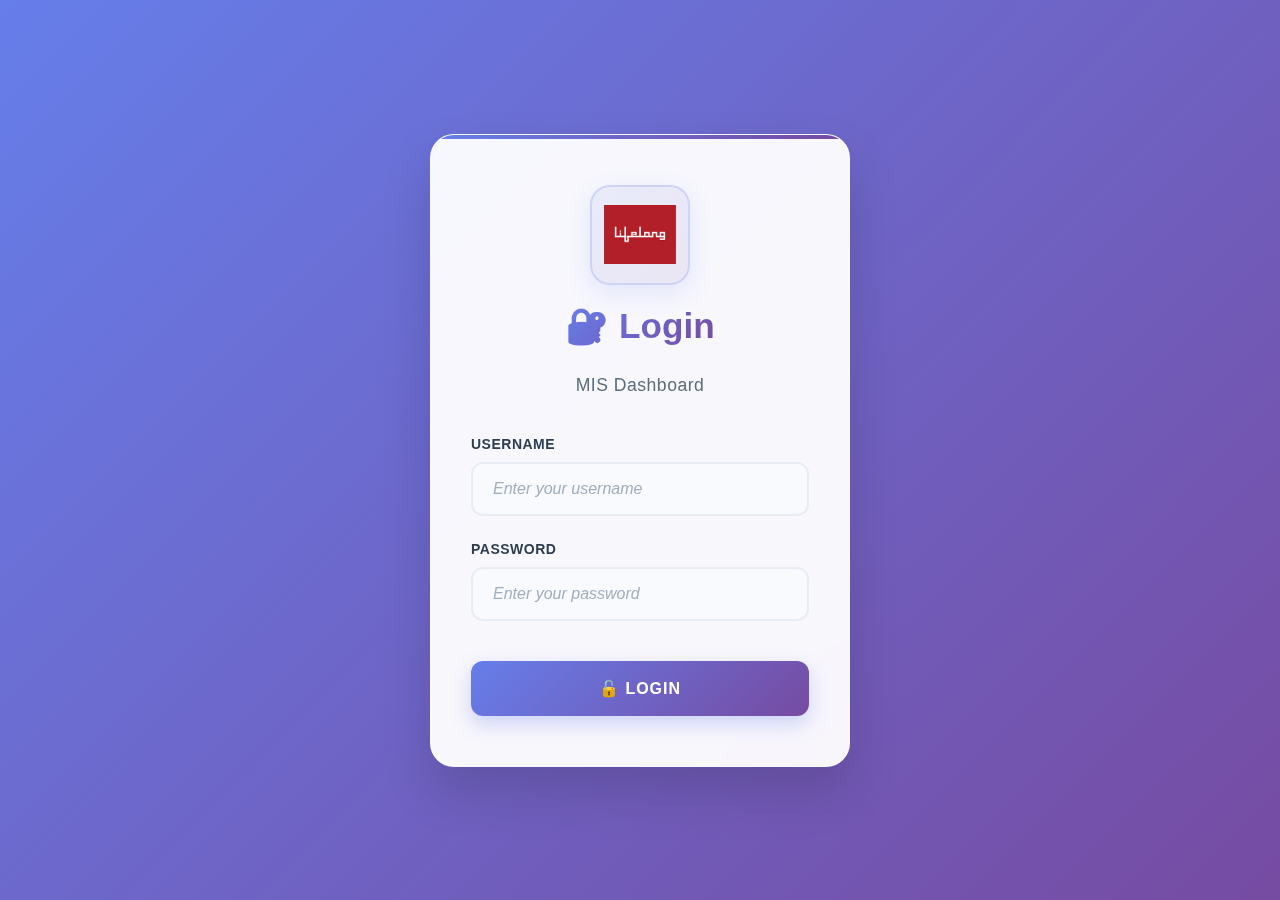
<file: login.html>
<!DOCTYPE html>
<html lang="en">
<head>
    <meta charset="UTF-8">
    <meta name="viewport" content="width=device-width, initial-scale=1.0">
    <title>Login - Excel MIS Generator</title>
    <link rel="stylesheet" href="styles.css">
    <style>
        body {
            background: linear-gradient(135deg, #667eea 0%, #764ba2 100%);
            min-height: 100vh;
            display: flex;
            align-items: center;
            justify-content: center;
            margin: 0;
            padding: 20px;
            font-family: 'Segoe UI', Tahoma, Geneva, Verdana, sans-serif;
        }

        .login-container {
            background: rgba(255, 255, 255, 0.95);
            backdrop-filter: blur(20px);
            border-radius: 24px;
            padding: 50px 40px;
            box-shadow: 0 25px 50px rgba(0, 0, 0, 0.15);
            width: 100%;
            max-width: 420px;
            text-align: center;
            border: 1px solid rgba(255, 255, 255, 0.2);
            position: relative;
            overflow: hidden;
        }

        .login-container::before {
            content: '';
            position: absolute;
            top: 0;
            left: 0;
            right: 0;
            height: 4px;
            background: linear-gradient(90deg, #667eea 0%, #764ba2 100%);
        }

        .login-header {
            margin-bottom: 40px;
            display: flex;
            flex-direction: column;
            align-items: center;
            gap: 20px;
        }

        .login-logo {
            height: 100px;
            width: 100px;
            object-fit: contain;
            border-radius: 20px;
            background: linear-gradient(135deg, rgba(102, 126, 234, 0.1) 0%, rgba(118, 75, 162, 0.1) 100%);
            padding: 12px;
            border: 2px solid rgba(102, 126, 234, 0.2);
            box-shadow: 0 8px 25px rgba(102, 126, 234, 0.15);
            transition: all 0.3s ease;
        }

        .login-logo:hover {
            transform: translateY(-5px) scale(1.05);
            box-shadow: 0 15px 35px rgba(102, 126, 234, 0.25);
        }

        .login-header h1 {
            color: #2c3e50;
            margin-bottom: 8px;
            font-size: 2.2rem;
            font-weight: 700;
            background: linear-gradient(135deg, #667eea 0%, #764ba2 100%);
            -webkit-background-clip: text;
            -webkit-text-fill-color: transparent;
            background-clip: text;
        }

        .login-header p {
            color: #5a6c7d;
            margin: 0;
            font-size: 1.1rem;
            font-weight: 500;
            letter-spacing: 0.5px;
        }

        .form-group {
            margin-bottom: 25px;
            text-align: left;
        }

        .form-group label {
            display: block;
            margin-bottom: 10px;
            font-weight: 600;
            color: #2c3e50;
            font-size: 14px;
            text-transform: uppercase;
            letter-spacing: 0.5px;
        }

        .form-group input {
            width: 100%;
            padding: 16px 20px;
            border: 2px solid #e8ecf4;
            border-radius: 12px;
            font-size: 16px;
            transition: all 0.3s ease;
            box-sizing: border-box;
            background: rgba(248, 250, 252, 0.8);
            color: #2c3e50;
        }

        .form-group input:focus {
            border-color: #667eea;
            outline: none;
            background: white;
            box-shadow: 0 0 0 4px rgba(102, 126, 234, 0.1);
            transform: translateY(-2px);
        }

        .form-group input::placeholder {
            color: #a0aec0;
            font-style: italic;
        }

        .login-btn {
            width: 100%;
            background: linear-gradient(135deg, #667eea 0%, #764ba2 100%);
            color: white;
            border: none;
            padding: 18px;
            border-radius: 12px;
            font-size: 16px;
            font-weight: 700;
            cursor: pointer;
            transition: all 0.3s ease;
            margin-top: 15px;
            text-transform: uppercase;
            letter-spacing: 1px;
            box-shadow: 0 8px 20px rgba(102, 126, 234, 0.3);
        }

        .login-btn:hover {
            transform: translateY(-3px);
            box-shadow: 0 12px 30px rgba(102, 126, 234, 0.4);
        }

        .login-btn:active {
            transform: translateY(-1px);
        }

        .error-message {
            background: linear-gradient(135deg, #ff6b6b 0%, #ee5a52 100%);
            color: white;
            padding: 15px 20px;
            border-radius: 12px;
            margin-bottom: 25px;
            display: none;
            border-left: 4px solid #ff4757;
            box-shadow: 0 8px 20px rgba(255, 107, 107, 0.3);
            font-weight: 500;
        }

        .demo-credentials {
            background: linear-gradient(135deg, rgba(102, 126, 234, 0.08) 0%, rgba(118, 75, 162, 0.08) 100%);
            padding: 20px;
            border-radius: 16px;
            margin-top: 30px;
            border: 1px solid rgba(102, 126, 234, 0.2);
            box-shadow: 0 4px 15px rgba(102, 126, 234, 0.1);
        }

        .demo-credentials h4 {
            margin: 0 0 15px 0;
            color: #2c3e50;
            font-size: 15px;
            font-weight: 700;
            text-transform: uppercase;
            letter-spacing: 0.5px;
        }

        .demo-credentials p {
            margin: 8px 0;
            font-size: 14px;
            color: #5a6c7d;
            font-weight: 500;
        }

        .demo-credentials p strong {
            color: #667eea;
            font-weight: 700;
        }

        .loading {
            display: none;
            margin-top: 15px;
        }

        .spinner {
            border: 3px solid rgba(102, 126, 234, 0.2);
            border-top: 3px solid #667eea;
            border-radius: 50%;
            width: 24px;
            height: 24px;
            animation: spin 1s linear infinite;
            margin: 0 auto;
        }

        @keyframes spin {
            0% { transform: rotate(0deg); }
            100% { transform: rotate(360deg); }
        }

        /* Responsive design */
        @media (max-width: 480px) {
            .login-container {
                padding: 40px 30px;
                margin: 10px;
            }

            .login-logo {
                height: 80px;
                width: 80px;
            }

            .login-header h1 {
                font-size: 1.8rem;
            }

            .form-group input {
                padding: 14px 16px;
            }

            .login-btn {
                padding: 16px;
                font-size: 15px;
            }
        }

        /* Add subtle animations */
        .login-container {
            animation: slideUp 0.6s ease-out;
        }

        @keyframes slideUp {
            from {
                opacity: 0;
                transform: translateY(30px);
            }
            to {
                opacity: 1;
                transform: translateY(0);
            }
        }
    </style>
</head>
<body>
    <div class="login-container">
        <div class="login-header">
          <img src="[data-uri]" 
              alt="Company Logo" 
                 class="login-logo">
            <h1>🔐 Login</h1>
          <p>MIS Dashboard</p>
        </div>

        <div id="errorMessage" class="error-message">
            <span id="errorText"></span>
        </div>

        <form id="loginForm">
            <div class="form-group">
                <label for="username">Username</label>
                <input type="text" id="username" name="username" placeholder="Enter your username" required autocomplete="username">
            </div>

            <div class="form-group">
                <label for="password">Password</label>
                <input type="password" id="password" name="password" placeholder="Enter your password" required autocomplete="current-password">
            </div>

            <button type="submit" class="login-btn" id="loginBtn">
                🔓 Login
            </button>

            <div class="loading" id="loading">
                <div class="spinner"></div>
            </div>
        </form>

    </div>

    <script src="auth.js"></script>
</body>
</html>
</file>
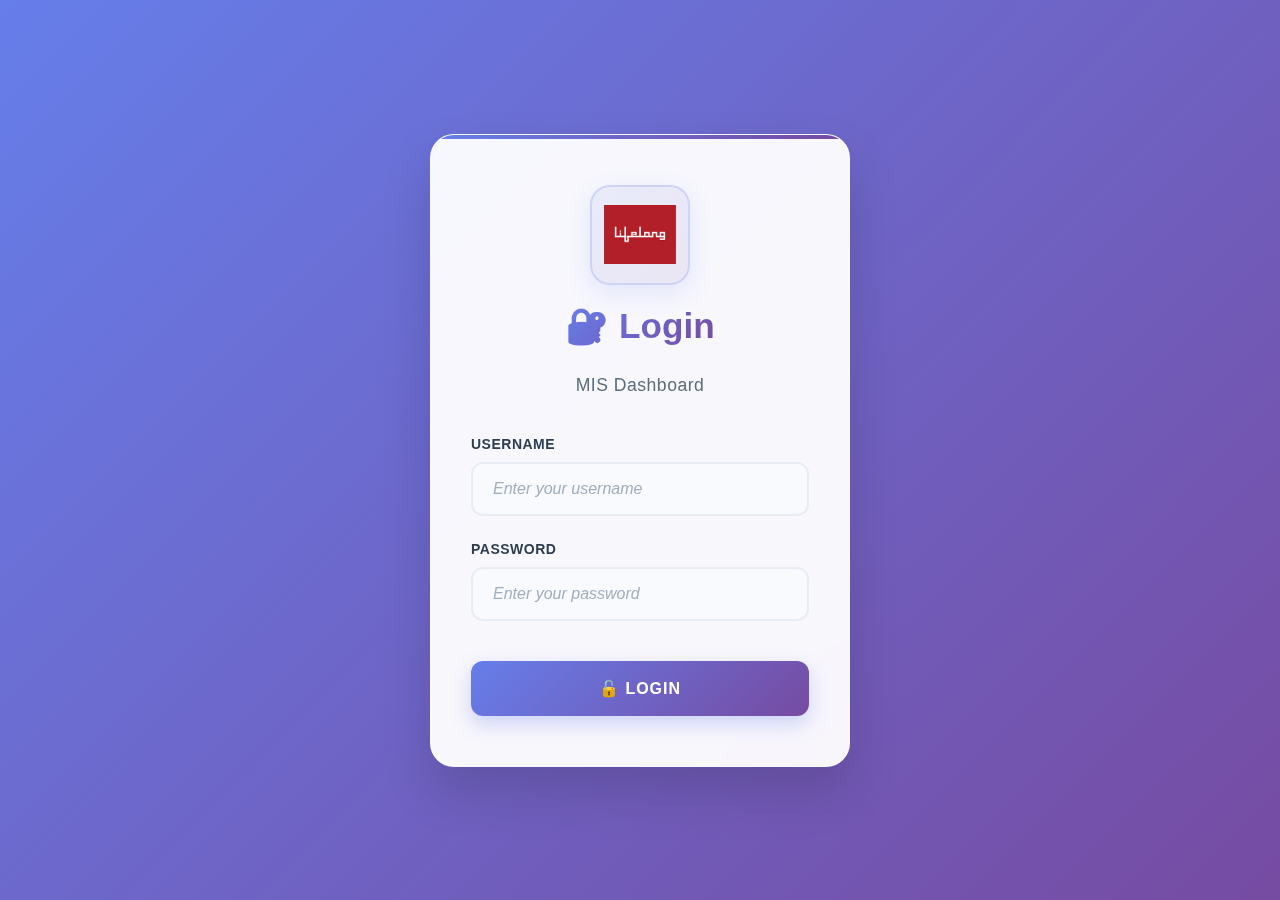
<file: redirect.html>
<!DOCTYPE html>
<html lang="en">
<head>
    <meta charset="UTF-8">
    <meta name="viewport" content="width=device-width, initial-scale=1.0">
    <title>Redirecting...</title>
    <script>
        // Check if user is authenticated
        const token = localStorage.getItem('authToken');
        const user = localStorage.getItem('currentUser');
        const loginTime = localStorage.getItem('loginTime');
        
        if (token && user && loginTime) {
            const timeSinceLogin = Date.now() - parseInt(loginTime);
            const sessionTimeout = 30 * 60 * 1000; // 30 minutes
            
            if (timeSinceLogin < sessionTimeout) {
                // User is authenticated, redirect to main app
                window.location.href = 'index.html';
            } else {
                // Session expired, redirect to login
                localStorage.clear();
                window.location.href = 'login.html';
            }
        } else {
            // Not authenticated, redirect to login
            window.location.href = 'login.html';
        }
    </script>
</head>
<body>
    <div style="text-align: center; margin-top: 50px; font-family: Arial, sans-serif;">
        <h2>Redirecting...</h2>
        <p>Please wait while we check your authentication status.</p>
    </div>
</body>
</html>
</file>
<file: styles.css>
* {
    margin: 0;
    padding: 0;
    box-sizing: border-box;
}

body {
    font-family: 'Segoe UI', Tahoma, Geneva, Verdana, sans-serif;
    background: linear-gradient(135deg, #667eea 0%, #764ba2 100%);
    min-height: 100vh;
    color: #333;
}

.container {
    max-width: 1400px;
    margin: 0 auto;
    padding: 20px;
}

header {
    margin-bottom: 40px;
    color: white;
}

.header-content {
    display: flex;
    align-items: center;
    justify-content: center;
    max-width: 1200px;
    margin: 0 auto;
    padding: 0 20px;
    gap: 20px;  /* Space between logo and text */
}

.header-text {
    text-align: left;
    flex-shrink: 0;  /* Don't expand to fill space */
}

.logo-container {
    display: flex;
    align-items: center;
    justify-content: center;
    flex-shrink: 0;  /* Prevent logo from shrinking */
}

.company-logo {
    height: 95px;
    width: 95px;
    object-fit: contain;
    border-radius: 12px;
    background: rgba(255, 255, 255, 0.1);
    padding: 8px;
    backdrop-filter: blur(10px);
    border: 2px solid rgba(255, 255, 255, 0.2);
    transition: all 0.3s ease;
    box-shadow: 0 4px 15px rgba(0, 0, 0, 0.1);
}

.company-logo:hover {
    transform: scale(1.05);
    box-shadow: 0 6px 20px rgba(0, 0, 0, 0.15);
    border-color: rgba(255, 255, 255, 0.3);
}

header h1 {
    font-size: 2.5rem;
    margin-bottom: 10px;
    text-align: left;  /* Left-aligned next to logo */
}

header p {
    font-size: 1.1rem;
    opacity: 0.9;
    text-align: left;  /* Left-aligned next to logo */
}

/* Responsive design for mobile devices */
@media (max-width: 768px) {
    .header-content {
        flex-direction: column;
        text-align: center;
        gap: 20px;
        justify-content: center;
    }
    
    .header-text {
        text-align: center;
    }
    
    .logo-container {
        position: static;
        left: auto;
    }
    
    .company-logo {
        height: 70px;
        width: 70px;
    }
    
    header h1 {
        font-size: 2rem;
        text-align: center;
    }
    
    header p {
        text-align: center;
    }
}

/* Upload Section */
.upload-section {
    background: white;
    border-radius: 12px;
    padding: 30px;
    margin-bottom: 25px;
    box-shadow: 0 8px 20px rgba(0, 0, 0, 0.08);
    max-width: 900px;
    margin-left: auto;
    margin-right: auto;
}

.upload-section h2 {
    margin-bottom: 15px;
    color: #333;
    font-size: 1.4rem;
    text-align: center;
}

.upload-area {
    border: 2px dashed #667eea;
    border-radius: 8px;
    padding: 30px 20px;
    text-align: center;
    cursor: pointer;
    transition: all 0.3s ease;
    background-color: #f9faff;
    max-width: 600px;
    margin: 0 auto;
}

.upload-area:hover {
    border-color: #764ba2;
    background-color: #f0f2ff;
    transform: translateY(-2px);
    box-shadow: 0 5px 15px rgba(102, 126, 234, 0.15);
}

.upload-area.dragover {
    border-color: #764ba2;
    background-color: #e8eaff;
    transform: scale(1.02);
}

.upload-content {
    display: flex;
    flex-direction: column;
    align-items: center;
    justify-content: center;
}

.upload-content .upload-icon {
    font-size: 2.5rem;
    display: flex;
    align-items: center;
    justify-content: center;
    margin-bottom: 15px;
    color: #667eea;
    height: 60px;
    width: 60px;
    background-color: rgba(102, 126, 234, 0.1);
    border-radius: 50%;
    transition: all 0.3s ease;
}

.upload-area:hover .upload-icon {
    transform: scale(1.1);
    background-color: rgba(102, 126, 234, 0.2);
}

.upload-content h3 {
    font-size: 1.1rem;
    margin-bottom: 8px;
    color: #444;
    font-weight: 500;
}

.browse-text {
    color: #667eea;
    font-weight: 600;
    text-decoration: underline;
    cursor: pointer;
    transition: color 0.2s ease;
}

.browse-text:hover {
    color: #764ba2;
}

.file-info {
    margin-top: 20px;
    padding: 12px 15px;
    background-color: #f8f9ff;
    border-radius: 8px;
    border-left: 3px solid #667eea;
    font-size: 0.95rem;
    max-width: 600px;
    margin-left: auto;
    margin-right: auto;
    box-shadow: 0 2px 8px rgba(0, 0, 0, 0.05);
    display: flex;
    flex-direction: column;
    gap: 5px;
}

.file-info p {
    margin: 2px 0;
    display: flex;
    justify-content: space-between;
    padding: 4px 6px;
}

.file-info p strong {
    color: #555;
    font-weight: 600;
}

.file-info p span {
    color: #667eea;
    font-weight: 500;
}

.generation-actions {
    margin-top: 20px;
    text-align: center;
    max-width: 600px;
    margin-left: auto;
    margin-right: auto;
}

.sort-controls {
    margin-bottom: 15px;
    display: flex;
    align-items: center;
    justify-content: center;
    gap: 15px;
    flex-wrap: wrap;
    background: #f8f9ff;
    padding: 15px;
    border-radius: 8px;
    box-shadow: 0 2px 8px rgba(0,0,0,0.05);
}

.sort-group {
    display: flex;
    align-items: center;
    gap: 8px;
}

.warehouse-sort-group {
    background: rgba(51, 102, 204, 0.05);
    padding: 8px 12px;
    border-radius: 6px;
    border: 1px solid rgba(51, 102, 204, 0.1);
}

.sort-controls label {
    font-weight: 600;
    color: #555;
    font-size: 14px;
}

.filter-dropdown {
    min-width: 150px;
}

.load-section {
    margin-top: 15px;
    text-align: center;
    padding: 15px;
    background: #f8f9ff;
    border-radius: 8px;
    border: 2px dashed #e0e6ff;
}

.btn-load {
    background: linear-gradient(135deg, #667eea 0%, #764ba2 100%);
    color: white;
    border: none;
    padding: 12px 30px;
    border-radius: 8px;
    font-size: 16px;
    font-weight: 600;
    cursor: pointer;
    transition: all 0.3s ease;
    box-shadow: 0 4px 15px rgba(102, 126, 234, 0.3);
}

.btn-load:hover {
    transform: translateY(-2px);
    box-shadow: 0 6px 20px rgba(102, 126, 234, 0.4);
}

.btn-load:disabled {
    background: #ccc;
    cursor: not-allowed;
    transform: none;
    box-shadow: none;
}

.load-status {
    display: block;
    margin-top: 10px;
    font-size: 14px;
    font-weight: 500;
}

.load-status.loading {
    color: #667eea;
}

.load-status.success {
    color: #10b981;
}

.load-status.error {
    color: #ef4444;
}

.sort-controls select {
    padding: 8px 15px;
    border: 1px solid #e0e0e0;
    border-radius: 6px;
    font-family: inherit;
    background-color: #f8f9ff;
    color: #555;
    font-size: 14px;
    box-shadow: 0 2px 6px rgba(0,0,0,0.05);
    transition: all 0.2s ease;
}

.sort-controls select:hover {
    border-color: #667eea;
}

.sort-controls select:focus {
    outline: none;
    border-color: #667eea;
    box-shadow: 0 2px 8px rgba(102, 126, 234, 0.2);
}

.btn-primary {
    background: linear-gradient(135deg, #667eea 0%, #764ba2 100%);
    color: white;
    border: none;
    padding: 12px 30px;
    border-radius: 6px;
    font-size: 15px;
    cursor: pointer;
    transition: all 0.3s ease;
    font-weight: 500;
    box-shadow: 0 4px 12px rgba(102, 126, 234, 0.2);
}

.btn-primary:hover {
    transform: translateY(-2px);
    box-shadow: 0 6px 15px rgba(102, 126, 234, 0.3);
}

/* Dashboard Section */
.dashboard-section {
    background: white;
    border-radius: 15px;
    padding: 40px;
    margin-bottom: 30px;
    box-shadow: 0 10px 30px rgba(0, 0, 0, 0.1);
}

.dashboard-section h2 {
    margin-bottom: 30px;
    color: #333;
    text-align: center;
}

.filter-section {
    background: #f8f9ff;
    border-radius: 10px;
    padding: 20px;
    margin-bottom: 30px;
    display: flex;
    flex-wrap: wrap;
    gap: 20px;
    align-items: center;
}

.filter-group {
    display: flex;
    align-items: center;
    gap: 15px;
}

.filter-group label {
    font-weight: 600;
    color: #555;
}

.toggle-buttons {
    display: flex;
    border-radius: 8px;
    overflow: hidden;
    box-shadow: 0 2px 10px rgba(0, 0, 0, 0.1);
}

.toggle-btn {
    background: white;
    border: none;
    padding: 10px 25px;
    cursor: pointer;
    font-weight: 500;
    transition: all 0.2s ease;
    color: #555;
}

.toggle-btn.active {
    background: linear-gradient(135deg, #667eea 0%, #764ba2 100%);
    color: white;
}

.date-picker, .month-picker {
    padding: 10px 15px;
    border: 2px solid #e0e0e0;
    border-radius: 8px;
    font-family: inherit;
    transition: border-color 0.2s ease;
    min-width: 180px;
}

.date-picker:focus, .month-picker:focus {
    border-color: #667eea;
    outline: none;
}

.dashboard-cards {
    display: grid;
    grid-template-columns: repeat(auto-fill, minmax(300px, 1fr));
    gap: 25px;
    margin-bottom: 20px;
}

.card {
    background: white;
    border-radius: 15px;
    overflow: hidden;
    box-shadow: 0 10px 20px rgba(0, 0, 0, 0.05);
    transition: transform 0.3s ease, box-shadow 0.3s ease;
}

.card:hover {
    transform: translateY(-5px);
    box-shadow: 0 15px 30px rgba(0, 0, 0, 0.1);
}

.card h3 {
    padding: 20px;
    margin: 0;
    font-size: 1.3rem;
    color: white;
    text-align: center;
}

.card-content {
    padding: 25px;
}

.stat {
    display: flex;
    justify-content: space-between;
    padding: 12px 0;
    border-bottom: 1px solid #f0f0f0;
}

.stat:last-child {
    border-bottom: none;
}

.stat .label {
    color: #666;
    font-weight: 500;
}

.stat .value {
    font-weight: 700;
    font-size: 1.2rem;
    color: #333;
}

/* Card specific styles */
.total-card h3 {
    background: linear-gradient(135deg, #667eea 0%, #764ba2 100%);
}

.b2c-card h3 {
    background: linear-gradient(135deg, #FF7EB3 0%, #FF758C 100%);
}

.ecom-card h3 {
    background: linear-gradient(135deg, #ff9a9e 0%, #fad0c4 100%);
}

.offline-card h3 {
    background: linear-gradient(135deg, #a18cd1 0%, #fbc2eb 100%);
}

.quickcom-card h3 {
    background: linear-gradient(135deg, #84fab0 0%, #8fd3f4 100%);
}

.ebo-card h3 {
    background: linear-gradient(135deg, #F6D365 0%, #FDA085 100%);
}

.others-card h3 {
    background: linear-gradient(135deg, #96E6A1 0%, #D4FC79 100%);
}

/* Dashboard Grid Layout */
.dashboard-grid {
    display: grid;
    grid-template-columns: repeat(auto-fit, minmax(320px, 1fr));
    gap: 25px;
    margin-bottom: 30px;
}

/* Dashboard Card Styles */
.dashboard-card {
    background: white;
    border-radius: 16px;
    overflow: hidden;
    box-shadow: 0 8px 25px rgba(0, 0, 0, 0.08);
    transition: all 0.3s ease;
    border: 1px solid #f0f0f0;
    opacity: 0;
    animation: cardFadeIn 0.8s ease forwards;
}

.dashboard-card:nth-child(1) { animation-delay: 0.1s; }
.dashboard-card:nth-child(2) { animation-delay: 0.2s; }
.dashboard-card:nth-child(3) { animation-delay: 0.3s; }
.dashboard-card:nth-child(4) { animation-delay: 0.4s; }
.dashboard-card:nth-child(5) { animation-delay: 0.5s; }
.dashboard-card:nth-child(6) { animation-delay: 0.6s; }
.dashboard-card:nth-child(7) { animation-delay: 0.7s; }

.dashboard-card:hover {
    transform: translateY(-8px);
    box-shadow: 0 20px 40px rgba(0, 0, 0, 0.12);
}

/* Card Headers */
.card-header {
    display: flex;
    justify-content: space-between;
    align-items: center;
    padding: 20px 25px;
    position: relative;
    overflow: hidden;
}

.card-header h3 {
    margin: 0;
    font-size: 1.2rem;
    font-weight: 600;
    color: white;
    z-index: 2;
}

.card-icon {
    font-size: 2rem;
    opacity: 0.3;
    z-index: 1;
}

/* Card Body */
.card-body {
    padding: 25px;
    background: #fafbff;
}

/* Metrics */
.metric {
    display: flex;
    justify-content: space-between;
    align-items: center;
    padding: 15px 0;
    border-bottom: 1px solid #e8ecf4;
    position: relative;
    transition: transform 0.3s ease, background-color 0.3s ease;
    animation: fadeSlideIn 0.5s ease-out forwards;
    opacity: 0;
}

.metric:nth-child(1) { animation-delay: 0.1s; }
.metric:nth-child(2) { animation-delay: 0.2s; }
.metric:nth-child(3) { animation-delay: 0.3s; }
.metric:nth-child(4) { animation-delay: 0.4s; }
.metric:nth-child(5) { animation-delay: 0.5s; }
.metric:nth-child(6) { animation-delay: 0.6s; }

.metric:hover {
    transform: translateX(5px);
    background-color: rgba(238, 242, 255, 0.5);
    border-radius: 6px;
}

.metric:last-child {
    border-bottom: none;
    padding-bottom: 0;
}

/* Sales Order Qty special styling */
.metric:first-child {
    background-color: #eef5ff;
    border-radius: 8px;
    padding: 15px;
    margin-bottom: 15px;
    position: relative;
}

.metric:first-child .metric-label {
    color: #3366cc;
    font-weight: 600;
}

.metric:first-child .metric-value {
    color: #0052cc;
    font-weight: 700;
    font-size: 1.3em;
}

.metric:first-child::after {
    content: '';
    position: absolute;
    bottom: -8px;
    left: 0;
    width: 100%;
    height: 2px;
    background: linear-gradient(to right, #3366cc, transparent);
}

.metric-label {
    color: #64748b;
    font-weight: 500;
    font-size: 0.9rem;
}

.metric-value {
    color: #1e293b;
    font-weight: 700;
    font-size: 1.4rem;
    transition: transform 0.3s ease, color 0.3s ease;
    will-change: transform, color;
    position: relative;
}

.metric-value::after {
    content: '';
    position: absolute;
    width: 0;
    height: 2px;
    bottom: -4px;
    left: 0;
    background-color: #3366cc;
    transition: width 0.3s ease;
}

.metric:hover .metric-value::after {
    width: 100%;
}

/* Sales Order Qty specific styling */
.metric:has(.metric-label:contains("Sales Order Qty")) {
    background-color: rgba(102, 126, 234, 0.05);
    border-radius: 8px;
    margin-bottom: 10px;
    padding: 12px 15px;
    border: 1px solid rgba(102, 126, 234, 0.15);
}

.metric:has(.metric-label:contains("Sales Order Qty")) .metric-value {
    color: #4f46e5;
    font-weight: 700;
}

/* LR Pending specific styling */
.metric:has(.metric-label:contains("LR Pending")) .metric-value {
    color: #dc2626;
    font-weight: 800;
}

/* Alternative approach for Sales Order Qty styling */
.metric:first-child .metric-value {
    color: #4f46e5;
    font-weight: 700;
}

.metric:first-child {
    background-color: rgba(102, 126, 234, 0.05);
    border-radius: 8px;
    margin-bottom: 10px;
    padding: 12px 15px;
    border: 1px solid rgba(102, 126, 234, 0.15);
}

/* Alternative approach for LR Pending styling */
.metric[data-metric="lr-pending"] .metric-value {
    color: #dc2626;
    font-weight: 800;
    background: rgba(220, 38, 38, 0.1);
    padding: 4px 8px;
    border-radius: 4px;
    border: 1px solid rgba(220, 38, 38, 0.2);
}

/* LR Pending Action Buttons */
.metric-actions {
    margin-top: 10px;
    text-align: center;
}

.btn-lr-pending {
    background: linear-gradient(135deg, #dc2626 0%, #b91c1c 100%);
    color: white;
    border: none;
    padding: 8px 16px;
    border-radius: 6px;
    font-size: 0.8rem;
    font-weight: 600;
    cursor: pointer;
    transition: all 0.3s ease;
    text-decoration: none;
    display: inline-block;
}

.btn-lr-pending:hover {
    background: linear-gradient(135deg, #b91c1c 0%, #991b1b 100%);
    transform: translateY(-2px);
    box-shadow: 0 4px 12px rgba(220, 38, 38, 0.3);
}

.btn-lr-pending:active {
    transform: translateY(0);
}

/* Disable button for read-only users */
.btn-lr-pending:disabled {
    background: #9ca3af;
    cursor: not-allowed;
    transform: none;
    box-shadow: none;
}

.btn-lr-pending:disabled:hover {
    background: #9ca3af;
    transform: none;
    box-shadow: none;
}

/* LR Missing Dashboard - Beautiful Modern Design */
.lr-dashboard {
    margin-top: 40px;
    max-width: 1400px;
    background: linear-gradient(135deg, #667eea 0%, #764ba2 100%);
    padding: 2px;
    border-radius: 20px;
    box-shadow: 0 20px 40px rgba(0,0,0,0.15);
}

.lr-dashboard > * {
    background: #f8fafc;
    margin: 2px;
    border-radius: 18px;
    padding: 30px;
}

/* Dashboard Title */
.dashboard-title {
    background: linear-gradient(135deg, #667eea 0%, #764ba2 100%);
    color: white;
    border-radius: 20px !important;
    padding: 40px !important;
    margin-bottom: 30px;
    position: relative;
    overflow: hidden;
}

.dashboard-title::before {
    content: '';
    position: absolute;
    top: -50%;
    right: -50%;
    width: 100%;
    height: 100%;
    background: rgba(255,255,255,0.1);
    transform: rotate(45deg);
    transition: all 0.3s ease;
}

.dashboard-title:hover::before {
    top: -10%;
    right: -10%;
}

.dashboard-title h2 {
    margin: 0 0 12px 0;
    color: white;
    font-size: 2.5rem;
    font-weight: 800;
    text-shadow: 2px 2px 4px rgba(0,0,0,0.3);
    position: relative;
    z-index: 1;
}

.dashboard-title p {
    margin: 0 0 25px 0;
    color: rgba(255,255,255,0.9);
    font-size: 1.2rem;
    font-weight: 400;
    position: relative;
    z-index: 1;
}

.header-buttons {
    display: flex;
    gap: 15px;
    flex-wrap: wrap;
    position: relative;
    z-index: 1;
}

.dash-btn {
    background: rgba(255,255,255,0.2);
    backdrop-filter: blur(10px);
    border: 2px solid rgba(255,255,255,0.3);
    color: white;
    padding: 14px 28px;
    border-radius: 50px;
    font-weight: 700;
    cursor: pointer;
    transition: all 0.3s ease;
    font-size: 1rem;
    text-transform: uppercase;
    letter-spacing: 0.5px;
    position: relative;
    overflow: hidden;
}

.dash-btn::before {
    content: '';
    position: absolute;
    top: 0;
    left: -100%;
    width: 100%;
    height: 100%;
    background: linear-gradient(90deg, transparent, rgba(255,255,255,0.2), transparent);
    transition: left 0.5s ease;
}

.dash-btn:hover::before {
    left: 100%;
}

.dash-btn:hover {
    transform: translateY(-3px);
    box-shadow: 0 10px 25px rgba(0,0,0,0.3);
    border-color: rgba(255,255,255,0.6);
}

.dash-btn.primary {
    background: rgba(220, 38, 38, 0.8);
    border-color: rgba(220, 38, 38, 0.9);
}

.dash-btn.success {
    background: rgba(5, 150, 105, 0.8);
    border-color: rgba(5, 150, 105, 0.9);
}

.dash-btn.secondary {
    background: rgba(107, 114, 128, 0.8);
    border-color: rgba(107, 114, 128, 0.9);
}

/* Dashboard Stats */
.dashboard-stats {
    display: grid;
    grid-template-columns: repeat(auto-fit, minmax(300px, 1fr));
    gap: 25px;
    margin-bottom: 30px;
    padding: 0 !important;
    background: transparent !important;
}

.stat-box {
    background: linear-gradient(135deg, #fff 0%, #f8fafc 100%);
    border-radius: 20px;
    padding: 35px 30px;
    box-shadow: 0 10px 30px rgba(0,0,0,0.15);
    display: flex;
    align-items: center;
    gap: 25px;
    border: none;
    position: relative;
    overflow: hidden;
    transition: all 0.4s cubic-bezier(0.175, 0.885, 0.32, 1.275);
}

.stat-box::before {
    content: '';
    position: absolute;
    top: 0;
    left: 0;
    right: 0;
    height: 6px;
    background: linear-gradient(135deg, #667eea 0%, #764ba2 100%);
    border-radius: 20px 20px 0 0;
}

.stat-box:hover {
    transform: translateY(-8px) scale(1.02);
    box-shadow: 0 20px 40px rgba(0,0,0,0.25);
}

.stat-box.ecommerce::before {
    background: linear-gradient(135deg, #3b82f6 0%, #1d4ed8 100%);
}

.stat-box.quickcommerce::before {
    background: linear-gradient(135deg, #10b981 0%, #047857 100%);
}

.stat-box.offline::before {
    background: linear-gradient(135deg, #f59e0b 0%, #d97706 100%);
}

.stat-box.total::before {
    background: linear-gradient(135deg, #dc2626 0%, #991b1b 100%);
}

.stat-number {
    font-size: 3rem;
    font-weight: 900;
    background: linear-gradient(135deg, #667eea 0%, #764ba2 100%);
    -webkit-background-clip: text;
    -webkit-text-fill-color: transparent;
    background-clip: text;
    line-height: 1;
    min-width: 100px;
    font-family: 'Segoe UI', system-ui, sans-serif;
}

.stat-box.ecommerce .stat-number {
    background: linear-gradient(135deg, #3b82f6 0%, #1d4ed8 100%);
    -webkit-background-clip: text;
    -webkit-text-fill-color: transparent;
    background-clip: text;
}

.stat-box.quickcommerce .stat-number {
    background: linear-gradient(135deg, #10b981 0%, #047857 100%);
    -webkit-background-clip: text;
    -webkit-text-fill-color: transparent;
    background-clip: text;
}

.stat-box.offline .stat-number {
    background: linear-gradient(135deg, #f59e0b 0%, #d97706 100%);
    -webkit-background-clip: text;
    -webkit-text-fill-color: transparent;
    background-clip: text;
}

.stat-text {
    flex: 1;
}

.stat-text h4 {
    margin: 0 0 8px 0;
    color: #1f2937;
    font-size: 1.4rem;
    font-weight: 700;
    text-transform: uppercase;
    letter-spacing: 0.5px;
}

.stat-text span {
    color: #6b7280;
    font-size: 1rem;
    font-weight: 500;
}

.stat-icon {
    font-size: 3rem;
    opacity: 0.8;
    transition: all 0.3s ease;
    filter: drop-shadow(2px 2px 4px rgba(0,0,0,0.1));
}

.stat-box:hover .stat-icon {
    transform: scale(1.1) rotate(5deg);
}

/* Dashboard Controls */
.dashboard-controls {
    display: grid;
    grid-template-columns: 1fr 2fr;
    gap: 25px;
    margin-bottom: 30px;
    padding: 0 !important;
    background: transparent !important;
}

.control-section {
    background: linear-gradient(135deg, #fff 0%, #f8fafc 100%);
    border-radius: 20px;
    padding: 30px;
    box-shadow: 0 10px 30px rgba(0,0,0,0.15);
    border: 1px solid rgba(255,255,255,0.2);
    position: relative;
    overflow: hidden;
}

.control-section::before {
    content: '';
    position: absolute;
    top: 0;
    left: 0;
    right: 0;
    height: 4px;
    background: linear-gradient(135deg, #667eea 0%, #764ba2 100%);
}

.control-title {
    color: #1f2937;
    font-weight: 700;
    font-size: 1.3rem;
    margin-bottom: 20px;
    padding-bottom: 15px;
    border-bottom: 3px solid #f3f4f6;
    text-transform: uppercase;
    letter-spacing: 0.5px;
}

.date-control input[type="date"] {
    width: 100%;
    padding: 16px 20px;
    border: 3px solid #e5e7eb;
    border-radius: 15px;
    font-size: 1.1rem;
    color: #374151;
    font-weight: 600;
    transition: all 0.3s ease;
    background: linear-gradient(135deg, #fff 0%, #f8fafc 100%);
}

.date-control input[type="date"]:focus {
    outline: none;
    border-color: #667eea;
    box-shadow: 0 0 0 4px rgba(102, 126, 234, 0.15);
    transform: translateY(-2px);
}

.selected-info {
    margin-top: 20px;
    padding: 20px;
    background: linear-gradient(135deg, #667eea 0%, #764ba2 100%);
    color: white;
    border: none;
    border-radius: 15px;
    text-align: center;
    box-shadow: 0 8px 25px rgba(102, 126, 234, 0.3);
}

.selected-info span:first-child {
    display: block;
    color: white;
    font-weight: 600;
    margin-bottom: 8px;
    font-size: 1.1rem;
}

.info-badge {
    background: rgba(255,255,255,0.2);
    backdrop-filter: blur(10px);
    color: white;
    padding: 8px 20px;
    border-radius: 25px;
    font-size: 0.9rem;
    font-weight: 700;
    border: 2px solid rgba(255,255,255,0.3);
}

.filters-row {
    display: grid;
    grid-template-columns: 1fr 1fr;
    gap: 20px;
}

.filters-row input[type="text"] {
    grid-column: 1 / -1;
}

.filters-row select,
.filters-row input {
    padding: 16px 20px;
    border: 3px solid #e5e7eb;
    border-radius: 15px;
    font-size: 1rem;
    color: #374151;
    font-weight: 600;
    transition: all 0.3s ease;
    background: linear-gradient(135deg, #fff 0%, #f8fafc 100%);
}

.filters-row select:focus,
.filters-row input:focus {
    outline: none;
    border-color: #667eea;
    box-shadow: 0 0 0 4px rgba(102, 126, 234, 0.15);
    transform: translateY(-2px);
}

.filters-row input::placeholder {
    color: #9ca3af;
}

/* ORDER VIEW Dashboard Styles */
.order-view-section {
    margin: 30px 0;
    background: linear-gradient(135deg, #667eea 0%, #764ba2 100%);
    border-radius: 20px;
    padding: 30px;
    box-shadow: 0 20px 40px rgba(102, 126, 234, 0.3);
}

.order-view-section h2 {
    color: white;
    text-align: center;
    margin-bottom: 30px;
    font-size: 2.2rem;
    font-weight: 700;
    text-shadow: 0 2px 4px rgba(0,0,0,0.3);
}

/* Transport Section Styling */
.transport-section {
    display: flex;
    gap: 20px;
    width: 100%;
}

.transport-type {
    flex: 1;
    background: rgba(255, 255, 255, 0.95);
    border-radius: 15px;
    padding: 20px;
    box-shadow: 0 8px 20px rgba(0,0,0,0.1);
    transition: all 0.3s ease;
    border: 2px solid transparent;
}

.transport-type:hover {
    transform: translateY(-5px);
    box-shadow: 0 15px 30px rgba(0,0,0,0.2);
    border-color: rgba(255,255,255,0.3);
}

.transport-type.ftl {
    border-left: 5px solid #3b82f6;
}

.transport-type.ptl {
    border-left: 5px solid #10b981;
}

.transport-type h4 {
    margin: 0 0 15px 0;
    font-size: 1.1rem;
    font-weight: 600;
    text-align: center;
    padding: 8px 12px;
    border-radius: 8px;
    color: white;
    text-shadow: 0 1px 2px rgba(0,0,0,0.2);
}

.transport-type.ftl h4 {
    background: linear-gradient(135deg, #3b82f6 0%, #1d4ed8 100%);
}

.transport-type.ptl h4 {
    background: linear-gradient(135deg, #10b981 0%, #047857 100%);
}

.transport-type .metric {
    margin-bottom: 15px;
    background: rgba(248, 250, 252, 0.8);
    border-radius: 10px;
    padding: 12px 15px;
    border: 1px solid rgba(226, 232, 240, 0.8);
    transition: all 0.3s ease;
}

.transport-type .metric:hover {
    background: rgba(248, 250, 252, 1);
    border-color: rgba(148, 163, 184, 0.3);
    transform: translateY(-2px);
}

.transport-type .metric:last-child {
    margin-bottom: 0;
}

.transport-type .metric-label {
    font-size: 0.85rem;
    color: #64748b;
    font-weight: 500;
    margin-bottom: 5px;
    text-transform: uppercase;
    letter-spacing: 0.5px;
}

.transport-type .metric-value {
    color: #1e293b;
    font-weight: 700;
    font-size: 1.2rem;
    transition: all 0.3s ease;
}

.transport-type.ftl .metric-value {
    color: #1d4ed8;
}

.transport-type.ptl .metric-value {
    color: #047857;
}

/* ORDER VIEW Card Adjustments */
.order-view-section .dashboard-card {
    background: rgba(255, 255, 255, 0.15);
    backdrop-filter: blur(10px);
    border: 1px solid rgba(255, 255, 255, 0.2);
    box-shadow: 0 15px 35px rgba(0,0,0,0.1);
}

.order-view-section .dashboard-card .card-header h3 {
    color: white;
    text-shadow: 0 2px 4px rgba(0,0,0,0.3);
}

.order-view-section .dashboard-card .card-icon {
    background: rgba(255, 255, 255, 0.2);
    color: white;
    text-shadow: 0 1px 2px rgba(0,0,0,0.3);
}

/* Responsive Design for Transport Sections */
@media (max-width: 768px) {
    .transport-section {
        flex-direction: column;
        gap: 15px;
    }
    
    .transport-type {
        padding: 15px;
    }
    
    .transport-type h4 {
        font-size: 1rem;
    }
    
    .transport-type .metric-value {
        font-size: 1.1rem;
    }
    
    .order-view-section {
        padding: 20px;
        margin: 20px 0;
    }
    
    .order-view-section h2 {
        font-size: 1.8rem;
    }
}

/* Dashboard Table */
.dashboard-table {
    background: linear-gradient(135deg, #fff 0%, #f8fafc 100%);
    border-radius: 20px;
    box-shadow: 0 15px 35px rgba(0,0,0,0.1);
    overflow: hidden;
    border: 1px solid rgba(255,255,255,0.2);
    padding: 0 !important;
    margin: 2px !important;
}

.table-title {
    padding: 35px;
    background: linear-gradient(135deg, #667eea 0%, #764ba2 100%);
    color: white;
    display: flex;
    justify-content: space-between;
    align-items: center;
    position: relative;
    overflow: hidden;
}

.table-title::before {
    content: '';
    position: absolute;
    top: -50%;
    right: -50%;
    width: 100%;
    height: 100%;
    background: rgba(255,255,255,0.1);
    transform: rotate(45deg);
    transition: all 0.3s ease;
}

.table-title h3 {
    margin: 0;
    color: white;
    font-size: 1.8rem;
    font-weight: 800;
    text-transform: uppercase;
    letter-spacing: 1px;
    position: relative;
    z-index: 1;
}

.table-title span {
    color: white;
    font-size: 1.1rem;
    font-weight: 600;
    background: rgba(255,255,255,0.2);
    backdrop-filter: blur(10px);
    padding: 12px 24px;
    border-radius: 25px;
    border: 2px solid rgba(255,255,255,0.3);
    position: relative;
    z-index: 1;
}

.table-wrapper {
    padding: 0;
    overflow-x: auto;
    max-height: 500px; /* Reduced height for more compact design */
    overflow-y: auto;
    scrollbar-width: thin;
    scrollbar-color: #667eea #f1f1f1;
    border-radius: 8px;
    box-shadow: 0 2px 10px rgba(0,0,0,0.05);
}

/* Enhanced table styling for essential columns - Compact Design */
.lr-missing-table {
    min-width: 800px; /* More compact width */
    font-size: 0.9rem;
}

.lr-missing-table th {
    padding: 12px 8px;
    font-size: 0.85rem;
    font-weight: 600;
}

.lr-missing-table td {
    padding: 10px 8px;
    font-size: 0.85rem;
}

.lr-missing-table th:nth-child(1) { min-width: 90px; } /* Date */
.lr-missing-table th:nth-child(2) { min-width: 110px; } /* Invoice No */
.lr-missing-table th:nth-child(3) { min-width: 130px; } /* Customer */
.lr-missing-table th:nth-child(4) { min-width: 120px; } /* Customer Group */
.lr-missing-table th:nth-child(5) { min-width: 140px; } /* SKU */
.lr-missing-table th:nth-child(6) { min-width: 70px; }  /* Quantity */
.lr-missing-table th:nth-child(7) { min-width: 100px; } /* Transporter */
.lr-missing-table th:nth-child(8) { min-width: 70px; }  /* Priority */
.lr-missing-table th:nth-child(9) { min-width: 80px; }  /* Status */

.table-wrapper::-webkit-scrollbar {
    width: 8px;
    height: 8px;
}

.table-wrapper::-webkit-scrollbar-track {
    background: #f1f1f1;
    border-radius: 10px;
}

.table-wrapper::-webkit-scrollbar-thumb {
    background: linear-gradient(135deg, #667eea 0%, #764ba2 100%);
    border-radius: 10px;
}

.table-wrapper::-webkit-scrollbar-thumb:hover {
    background: linear-gradient(135deg, #5a67d8 0%, #6b46c1 100%);
}

.filter-group {
    display: flex;
    flex-direction: column;
    gap: 5px;
    min-width: 150px;
}

.filter-group label {
    font-weight: 600;
    color: #555;
    font-size: 0.9rem;
}

.filter-group select,
.filter-group input {
    padding: 8px 12px;
    border: 2px solid #e0e0e0;
    border-radius: 6px;
    font-family: inherit;
}

.filter-group select:focus,
.filter-group input:focus {
    border-color: #dc2626;
    outline: none;
}

.lr-missing-content {
    background: white;
    border-radius: 10px;
    border: 1px solid #e0e0e0;
    overflow: hidden;
}

.lr-missing-table {
    width: 100%;
    border-collapse: collapse;
    background: white;
    font-family: 'Segoe UI', system-ui, sans-serif;
}

.lr-missing-table th {
    background: linear-gradient(135deg, #667eea 0%, #764ba2 100%);
    color: white;
    padding: 12px 8px;
    text-align: left;
    font-weight: 600;
    font-size: 0.85rem;
    text-transform: uppercase;
    letter-spacing: 0.3px;
    border: none;
    position: sticky;
    top: 0;
    z-index: 10;
    box-shadow: 0 2px 4px rgba(0,0,0,0.1);
}

.lr-missing-table td {
    padding: 10px 8px;
    border-bottom: 1px solid #f0f0f0;
    font-size: 0.85rem;
    vertical-align: middle;
    font-weight: 500;
    transition: all 0.3s ease;
}

.lr-missing-table tbody tr {
    transition: all 0.3s ease;
}

.lr-missing-table tbody tr:hover {
    background: linear-gradient(135deg, #667eea10 0%, #764ba210 100%);
    transform: translateY(-1px);
    box-shadow: 0 4px 15px rgba(0,0,0,0.1);
}

.lr-missing-table tbody tr:nth-child(even) {
    background-color: #f8fafc;
}

.lr-missing-table tbody tr:nth-child(even):hover {
    background: linear-gradient(135deg, #667eea15 0%, #764ba215 100%);
}

.table-header {
    display: flex;
    justify-content: space-between;
    align-items: center;
    padding: 25px 30px;
    background: linear-gradient(135deg, #f8fafc 0%, #e2e8f0 100%);
    border-bottom: 3px solid #e0e0e0;
    margin-bottom: 0;
}

.table-info {
    font-weight: 700;
    color: #1f2937;
    font-size: 1.1rem;
    text-transform: uppercase;
    letter-spacing: 0.5px;
}

.table-actions select {
    padding: 12px 20px;
    border: 3px solid #e0e0e0;
    border-radius: 15px;
    font-family: inherit;
    font-weight: 600;
    background: linear-gradient(135deg, #fff 0%, #f8fafc 100%);
    transition: all 0.3s ease;
}

.table-actions select:focus {
    border-color: #667eea;
    outline: none;
    box-shadow: 0 0 0 4px rgba(102, 126, 234, 0.15);
    transform: translateY(-2px);
}

.pagination {
    display: flex;
    justify-content: center;
    align-items: center;
    gap: 20px;
    padding: 30px;
    background: linear-gradient(135deg, #f8fafc 0%, #e2e8f0 100%);
    border-top: 3px solid #e0e0e0;
}

.pagination button {
    padding: 12px 24px;
    border: 3px solid transparent;
    background: linear-gradient(135deg, #667eea 0%, #764ba2 100%);
    color: white;
    border-radius: 25px;
    font-weight: 700;
    cursor: pointer;
    transition: all 0.3s ease;
    text-transform: uppercase;
    letter-spacing: 0.5px;
    box-shadow: 0 4px 15px rgba(102, 126, 234, 0.3);
}

.pagination button:hover:not(:disabled) {
    transform: translateY(-3px);
    box-shadow: 0 8px 25px rgba(102, 126, 234, 0.4);
    background: #dc2626;
    color: white;
}

.pagination button:disabled {
    background: #f5f5f5;
    color: #999;
    border-color: #ddd;
    cursor: not-allowed;
}

.page-info {
    font-weight: 600;
    color: #555;
    font-size: 0.9rem;
}

.category-badge {
    padding: 4px 8px;
    border-radius: 12px;
    font-size: 0.75rem;
    font-weight: 600;
    text-transform: uppercase;
}

.category-ecom {
    background: #dbeafe;
    color: #1e40af;
}

.category-quickcom {
    background: #dcfce7;
    color: #166534;
}

.category-offline {
    background: #fef3c7;
    color: #92400e;
}

.priority-high {
    color: #dc2626;
    font-weight: 700;
}

.priority-medium {
    color: #f59e0b;
    font-weight: 600;
}

.priority-low {
    color: #10b981;
    font-weight: 500;
}

.status-pending {
    background: #fef2f2;
    color: #dc2626;
    padding: 4px 8px;
    border-radius: 12px;
    font-size: 0.75rem;
    font-weight: 600;
    text-transform: uppercase;
}

.no-lr-missing {
    text-align: center;
    padding: 60px 40px;
    color: #6b7280;
    font-style: italic;
    background: linear-gradient(135deg, #f8fafc 0%, #e2e8f0 100%);
    border-radius: 15px;
    margin: 20px;
}

.no-lr-missing::before {
    content: "📋";
    display: block;
    font-size: 4rem;
    margin-bottom: 20px;
    opacity: 0.5;
}

/* Beautiful Loading States */
.loading-container {
    display: flex;
    justify-content: center;
    align-items: center;
    padding: 60px;
    background: linear-gradient(135deg, #f8fafc 0%, #e2e8f0 100%);
    border-radius: 15px;
    margin: 20px;
}

.loading-spinner {
    width: 50px;
    height: 50px;
    border: 4px solid #e2e8f0;
    border-top: 4px solid #667eea;
    border-radius: 50%;
    animation: spin 1s linear infinite;
}

@keyframes spin {
    0% { transform: rotate(0deg); }
    100% { transform: rotate(360deg); }
}

/* Date Selection Section */
.date-selection-section {
    margin-bottom: 30px;
    padding: 0 !important;
    background: transparent !important;
}

/* Single Date Control Styles */
.single-date-control {
    display: flex;
    align-items: center;
    justify-content: space-between;
    gap: 20px;
    padding: 20px;
    background: linear-gradient(135deg, #f8f9ff 0%, #e8f0ff 100%);
    border-radius: 15px;
    border: 2px solid #e0e7ff;
    flex-wrap: wrap;
}

.date-input-group {
    display: flex;
    flex-direction: column;
    gap: 8px;
    min-width: 160px;
}

.date-input-group label {
    font-weight: 600;
    color: #374151;
    font-size: 14px;
}

.aesthetic-date-input {
    padding: 12px 16px;
    border: 2px solid #e0e7ff;
    border-radius: 12px;
    font-size: 14px;
    font-weight: 500;
    background: white;
    transition: all 0.3s ease;
    box-shadow: 0 2px 8px rgba(59, 130, 246, 0.1);
}

.aesthetic-date-input:focus {
    outline: none;
    border-color: #3b82f6;
    box-shadow: 0 0 0 3px rgba(59, 130, 246, 0.1);
    transform: translateY(-1px);
}

/* Generate Button Styles */
.generate-btn {
    position: relative;
    display: flex;
    align-items: center;
    gap: 10px;
    padding: 14px 28px;
    background: linear-gradient(135deg, #6366f1 0%, #8b5cf6 50%, #d946ef 100%);
    color: white;
    border: none;
    border-radius: 12px;
    font-size: 16px;
    font-weight: 600;
    cursor: pointer;
    transition: all 0.3s ease;
    box-shadow: 0 4px 15px rgba(99, 102, 241, 0.4);
    overflow: hidden;
    min-width: 180px;
    justify-content: center;
}

.generate-btn:hover {
    transform: translateY(-2px);
    box-shadow: 0 8px 25px rgba(99, 102, 241, 0.6);
}

.generate-btn:active {
    transform: translateY(0);
    box-shadow: 0 2px 10px rgba(99, 102, 241, 0.4);
}

.generate-btn .btn-icon {
    font-size: 18px;
    animation: sparkle 2s ease-in-out infinite;
}

.generate-btn .btn-text {
    font-weight: 600;
    letter-spacing: 0.5px;
}

.generate-btn .btn-glow {
    position: absolute;
    top: 0;
    left: -100%;
    width: 100%;
    height: 100%;
    background: linear-gradient(90deg, transparent, rgba(255, 255, 255, 0.4), transparent);
    transition: left 0.5s;
}

.generate-btn:hover .btn-glow {
    left: 100%;
}

@keyframes sparkle {
    0%, 100% { transform: scale(1); }
    50% { transform: scale(1.1); }
}

/* LR Summary Section - Compact Design */
.lr-summary-section {
    margin-bottom: 20px;
    padding: 0 !important;
    background: transparent !important;
}

/* Compact LR Stats Cards */
.lr-summary-section .dashboard-stats {
    grid-template-columns: repeat(auto-fit, minmax(200px, 1fr));
    gap: 15px;
    margin-bottom: 20px;
}

.lr-summary-section .stat-box {
    padding: 20px 15px;
    border-radius: 12px;
    gap: 15px;
    min-height: 80px;
    box-shadow: 0 4px 15px rgba(0,0,0,0.08);
    transition: all 0.3s ease;
}

.lr-summary-section .stat-box:hover {
    transform: translateY(-2px);
    box-shadow: 0 8px 25px rgba(0,0,0,0.12);
}

.lr-summary-section .stat-number {
    font-size: 1.8rem;
    font-weight: 800;
    min-width: 50px;
}

.lr-summary-section .stat-text h4 {
    font-size: 0.9rem;
    font-weight: 700;
    margin: 0 0 4px 0;
    color: #374151;
}

.lr-summary-section .stat-text span {
    font-size: 0.75rem;
    color: #6b7280;
    font-weight: 500;
}

.lr-summary-section .stat-icon {
    font-size: 1.8rem;
    opacity: 0.7;
}

/* Category Filter Section */
.category-filter-section {
    margin-bottom: 30px;
    padding: 0 !important;
    background: transparent !important;
}

.category-filter select {
    width: 100%;
    padding: 16px 20px;
    border: 3px solid #e5e7eb;
    border-radius: 15px;
    font-size: 1.1rem;
    color: #374151;
    font-weight: 600;
    transition: all 0.3s ease;
    background: linear-gradient(135deg, #fff 0%, #f8fafc 100%);
}

.category-filter select:focus {
    outline: none;
    border-color: #667eea;
    box-shadow: 0 0 0 4px rgba(102, 126, 234, 0.15);
    transform: translateY(-2px);
}

/* Download Section */
.download-section {
    padding: 30px;
    background: linear-gradient(135deg, #f8fafc 0%, #e2e8f0 100%);
    border-top: 3px solid #e0e0e0;
    text-align: center;
}

.btn-download-lr {
    padding: 16px 32px;
    background: linear-gradient(135deg, #667eea 0%, #764ba2 100%);
    color: white;
    border: none;
    border-radius: 25px;
    font-size: 1.1rem;
    font-weight: 700;
    cursor: pointer;
    transition: all 0.3s ease;
    text-transform: uppercase;
    letter-spacing: 0.5px;
    box-shadow: 0 8px 25px rgba(102, 126, 234, 0.3);
    min-width: 250px;
}

.btn-download-lr:hover {
    transform: translateY(-3px);
    box-shadow: 0 12px 35px rgba(102, 126, 234, 0.4);
    background: linear-gradient(135deg, #5a67d8 0%, #6b46c1 100%);
}

.btn-download-lr:active {
    transform: translateY(-1px);
}

/* Enhanced Badge Styles */
.category-badge {
    padding: 6px 12px;
    border-radius: 20px;
    font-size: 0.75rem;
    font-weight: 700;
    text-transform: uppercase;
    letter-spacing: 0.5px;
    box-shadow: 0 2px 8px rgba(0,0,0,0.1);
    transition: all 0.3s ease;
}

.category-badge:hover {
    transform: translateY(-1px);
    box-shadow: 0 4px 15px rgba(0,0,0,0.2);
}

.category-ecom {
    background: linear-gradient(135deg, #dbeafe 0%, #bfdbfe 100%);
    color: #1e40af;
    border: 2px solid #3b82f6;
}

.category-quickcom {
    background: linear-gradient(135deg, #dcfce7 0%, #bbf7d0 100%);
    color: #166534;
    border: 2px solid #10b981;
}

.category-offline {
    background: linear-gradient(135deg, #fef3c7 0%, #fde68a 100%);
    color: #92400e;
    border: 2px solid #f59e0b;
}

/* Enhanced Priority Styles */
.priority-high {
    color: #dc2626;
    font-weight: 800;
    text-transform: uppercase;
    font-size: 0.9rem;
    text-shadow: 1px 1px 2px rgba(220, 38, 38, 0.3);
}

.priority-medium {
    color: #f59e0b;
    font-weight: 700;
    text-transform: uppercase;
    font-size: 0.9rem;
}

.priority-low {
    color: #10b981;
    font-weight: 600;
    text-transform: uppercase;
    font-size: 0.9rem;
}

/* Enhanced Status Styles */
.status-pending {
    background: linear-gradient(135deg, #fef2f2 0%, #fecaca 100%);
    color: #dc2626;
    padding: 6px 12px;
    border-radius: 20px;
    font-size: 0.75rem;
    font-weight: 700;
    text-transform: uppercase;
    letter-spacing: 0.5px;
    border: 2px solid #dc2626;
    box-shadow: 0 2px 8px rgba(220, 38, 38, 0.2);
    animation: pulse 2s infinite;
}

/* Beautiful Animations and Effects */
@keyframes fadeInUp {
    from {
        opacity: 0;
        transform: translateY(30px);
    }
    to {
        opacity: 1;
        transform: translateY(0);
    }
}

@keyframes pulse {
    0%, 100% {
        transform: scale(1);
    }
    50% {
        transform: scale(1.05);
    }
}

@keyframes shimmer {
    0% {
        background-position: -200px 0;
    }
    100% {
        background-position: calc(200px + 100%) 0;
    }
}

.lr-dashboard {
    animation: fadeInUp 0.8s ease-out;
}

.stat-box {
    animation: fadeInUp 0.6s ease-out;
    animation-fill-mode: both;
}

.stat-box:nth-child(1) { animation-delay: 0.1s; }
.stat-box:nth-child(2) { animation-delay: 0.2s; }
.stat-box:nth-child(3) { animation-delay: 0.3s; }
.stat-box:nth-child(4) { animation-delay: 0.4s; }

.dashboard-table {
    animation: fadeInUp 0.8s ease-out 0.5s;
    animation-fill-mode: both;
}

/* Loading shimmer effect */
.loading-shimmer {
    background: linear-gradient(90deg, #f0f0f0 0px, #e0e0e0 40px, #f0f0f0 80px);
    background-size: 200px;
    animation: shimmer 1.5s infinite;
}

@media (max-width: 768px) {
    /* Dashboard Mobile */
    .lr-dashboard {
        margin-top: 20px;
        padding: 1px;
    }

    .lr-dashboard > * {
        padding: 20px;
        margin: 1px;
    }

    .dashboard-title {
        padding: 25px !important;
        text-align: center;
    }

    .dashboard-title h2 {
        font-size: 2rem;
    }

    .dashboard-title p {
        font-size: 1.1rem;
    }

    .header-buttons {
        justify-content: center;
        flex-direction: column;
        gap: 12px;
    }

    .dash-btn {
        width: 100%;
        max-width: 280px;
        margin: 0 auto;
        padding: 16px 24px;
    }

    /* Stats Mobile */
    .dashboard-stats {
        grid-template-columns: 1fr;
        gap: 20px;
    }

    .stat-box {
        padding: 25px 20px;
        flex-direction: column;
        text-align: center;
        gap: 15px;
    }

    .stat-number {
        font-size: 2.5rem;
        min-width: auto;
    }

    .stat-text h4 {
        font-size: 1.2rem;
    }

    .stat-icon {
        font-size: 2.5rem;
    }

    /* Controls Mobile */
    .dashboard-controls {
        grid-template-columns: 1fr;
        gap: 20px;
    }

    .control-section {
        padding: 25px 20px;
    }

    .control-title {
        font-size: 1.1rem;
        text-align: center;
    }

    .filters-row {
        grid-template-columns: 1fr;
        gap: 15px;
    }

    .filters-row input[type="text"] {
        grid-column: 1;
    }

    .date-control input[type="date"] {
        padding: 14px 16px;
        font-size: 1rem;
    }

    /* Single Date Control Mobile */
    .single-date-control {
        flex-direction: column;
        gap: 15px;
        text-align: center;
        padding: 25px 20px;
    }
    
    .date-input-group {
        min-width: unset;
        width: 100%;
    }
    
    .aesthetic-date-input {
        width: 100%;
        padding: 14px 16px;
        font-size: 1rem;
    }
    
    .generate-btn {
        width: 100%;
        min-width: unset;
        padding: 16px 24px;
        font-size: 1.1rem;
    }

    /* Table Mobile */
    .table-title {
        padding: 25px 20px;
        flex-direction: column;
        gap: 15px;
        text-align: center;
    }

    .table-title h3 {
        font-size: 1.4rem;
    }

    .lr-missing-table th {
        padding: 15px 8px;
        font-size: 0.8rem;
    }

    .lr-missing-table td {
        padding: 12px 8px;
        font-size: 0.8rem;
    }

    .table-header {
        padding: 20px 15px;
        flex-direction: column;
        gap: 15px;
    }

    .pagination {
        padding: 20px 15px;
        flex-direction: column;
        gap: 15px;
    }

    .pagination button {
        padding: 12px 20px;
        font-size: 0.9rem;
    }

    /* Mobile styles for new sections */
    .date-selection-section,
    .lr-summary-section,
    .category-filter-section {
        margin-bottom: 20px;
    }

    .category-filter select {
        padding: 14px 16px;
        font-size: 1rem;
    }

    .download-section {
        padding: 20px 15px;
    }

    .btn-download-lr {
        padding: 14px 24px;
        font-size: 1rem;
        min-width: 200px;
    }
}

/* Card specific gradient backgrounds */
.total-card .card-header {
    background: linear-gradient(135deg, #667eea 0%, #764ba2 100%);
}

.b2c-card .card-header {
    background: linear-gradient(135deg, #FF7EB3 0%, #FF758C 100%);
}

.ecom-card .card-header {
    background: linear-gradient(135deg, #ff9a9e 0%, #fad0c4 100%);
}

.offline-card .card-header {
    background: linear-gradient(135deg, #a18cd1 0%, #fbc2eb 100%);
}

.quickcom-card .card-header {
    background: linear-gradient(135deg, #84fab0 0%, #8fd3f4 100%);
}

.ebo-card .card-header {
    background: linear-gradient(135deg, #F6D365 0%, #FDA085 100%);
}

.others-card .card-header {
    background: linear-gradient(135deg, #96E6A1 0%, #D4FC79 100%);
}

/* No Data Message */
.no-data-message {
    background: #f8f9ff;
    padding: 40px;
    text-align: center;
    border-radius: 16px;
    color: #666;
    margin-top: 30px;
}

.no-data-content {
    max-width: 300px;
    margin: 0 auto;
}

.no-data-icon {
    font-size: 4rem;
    margin-bottom: 20px;
    opacity: 0.5;
}

.no-data-content h3 {
    color: #4a5568;
    margin: 0 0 10px 0;
    font-size: 1.3rem;
}

.no-data-content p {
    color: #718096;
    margin: 0;
    font-size: 0.95rem;
    border: 1px dashed #e0e0e0;
}

/* Results Section */
.results-section {
    background: white;
    border-radius: 15px;
    padding: 40px;
    box-shadow: 0 10px 30px rgba(0, 0, 0, 0.1);
    margin-bottom: 30px;
}

.results-section h2 {
    margin-bottom: 30px;
    color: #333;
    text-align: center;
}

.report-container {
    margin-bottom: 40px;
    border: 1px solid #e0e0e0;
    border-radius: 10px;
    overflow: hidden;
}

.report-header {
    background: #f8f9ff;
    padding: 20px;
    display: flex;
    justify-content: space-between;
    align-items: center;
    border-bottom: 1px solid #e0e0e0;
}

.report-header h3 {
    color: #333;
    margin: 0;
}

.report-actions {
    display: flex;
    align-items: center;
    gap: 15px;
}

.record-count {
    background: #667eea;
    color: white;
    padding: 5px 12px;
    border-radius: 15px;
    font-size: 0.9rem;
}

.btn-download {
    background: #28a745;
    color: white;
    border: none;
    padding: 8px 20px;
    border-radius: 6px;
    cursor: pointer;
    font-size: 14px;
    transition: background 0.3s ease;
}

.btn-download:hover {
    background: #218838;
}

.table-container {
    max-height: 400px;
    overflow: auto;
}

table {
    width: 100%;
    border-collapse: collapse;
    background: white;
}

table th {
    background: linear-gradient(135deg, #667eea 0%, #764ba2 100%);
    color: white;
    padding: 12px 8px;
    text-align: left;
    position: sticky;
    top: 0;
    z-index: 10;
    font-size: 0.9rem;
}

table td {
    padding: 10px 8px;
    border-bottom: 1px solid #f0f0f0;
    font-size: 0.85rem;
}

table tbody tr:hover {
    background-color: #f8f9ff;
}

.download-all {
    text-align: center;
    margin-top: 30px;
    padding-top: 30px;
    border-top: 2px solid #e0e0e0;
}

.error-message {
    background: #ffebee;
    color: #c62828;
    padding: 15px;
    border-radius: 8px;
    border-left: 4px solid #c62828;
    margin-top: 20px;
    margin-bottom: 20px;
    display: none;
}

/* Responsive styles */
@media (max-width: 768px) {
    .container {
        padding: 10px;
    }
    
    header h1 {
        font-size: 2rem;
    }
    
    .upload-section,
    .dashboard-section,
    .results-section {
        padding: 20px;
    }
    
    .report-header {
        flex-direction: column;
        align-items: flex-start;
        gap: 15px;
    }
    
    .report-actions {
        width: 100%;
        justify-content: space-between;
    }
    
    table th, table td {
        padding: 8px 6px;
        font-size: 0.8rem;
    }
    
    .filter-section {
        flex-direction: column;
        align-items: flex-start;
    }
    
    .filter-group {
        width: 100%;
    }
    
    .dashboard-grid {
        grid-template-columns: 1fr;
        gap: 15px;
    }
    
    .toggle-buttons {
        width: 100%;
    }
    
    .toggle-btn {
        flex: 1;
        text-align: center;
    }
    
    .date-picker, .month-picker {
        width: 100%;
    }
    
    .btn-primary {
        padding: 12px 25px;
        font-size: 14px;
    }
}

/* Mobile responsiveness for compact LR design */
@media (max-width: 768px) {
    .lr-summary-section .dashboard-stats {
        grid-template-columns: repeat(2, 1fr);
        gap: 12px;
    }
    
    .lr-summary-section .stat-box {
        padding: 15px 12px;
        min-height: 70px;
    }
    
    .lr-summary-section .stat-number {
        font-size: 1.5rem;
    }
    
    .lr-summary-section .stat-text h4 {
        font-size: 0.8rem;
    }
    
    .lr-summary-section .stat-text span {
        font-size: 0.7rem;
    }
    
    .lr-summary-section .stat-icon {
        font-size: 1.5rem;
    }
    
    .lr-missing-table th:nth-child(4), /* Customer Group */
    .lr-missing-table td:nth-child(4),
    .lr-missing-table th:nth-child(7), /* Transporter */
    .lr-missing-table td:nth-child(7) {
        display: none;
    }
}

@media (max-width: 480px) {
    .lr-summary-section .dashboard-stats {
        grid-template-columns: 1fr;
        gap: 10px;
    }
    
    .lr-missing-table th:nth-child(5), /* SKU */
    .lr-missing-table td:nth-child(5) {
        display: none;
    }
}

/* Dashboard Card Metric Animations */
@keyframes fadeSlideIn {
    0% {
        opacity: 0;
        transform: translateX(-15px);
    }
    100% {
        opacity: 1;
        transform: translateX(0);
    }
}

@keyframes valueChange {
    0% { color: #0052cc; transform: scale(1.1); }
    50% { color: #0052cc; transform: scale(1.2); }
    100% { color: #1e293b; transform: scale(1); }
}

@keyframes cardFadeIn {
    0% {
        opacity: 0;
        transform: translateY(20px);
    }
    100% {
        opacity: 1;
        transform: translateY(0);
    }
}
</file>
